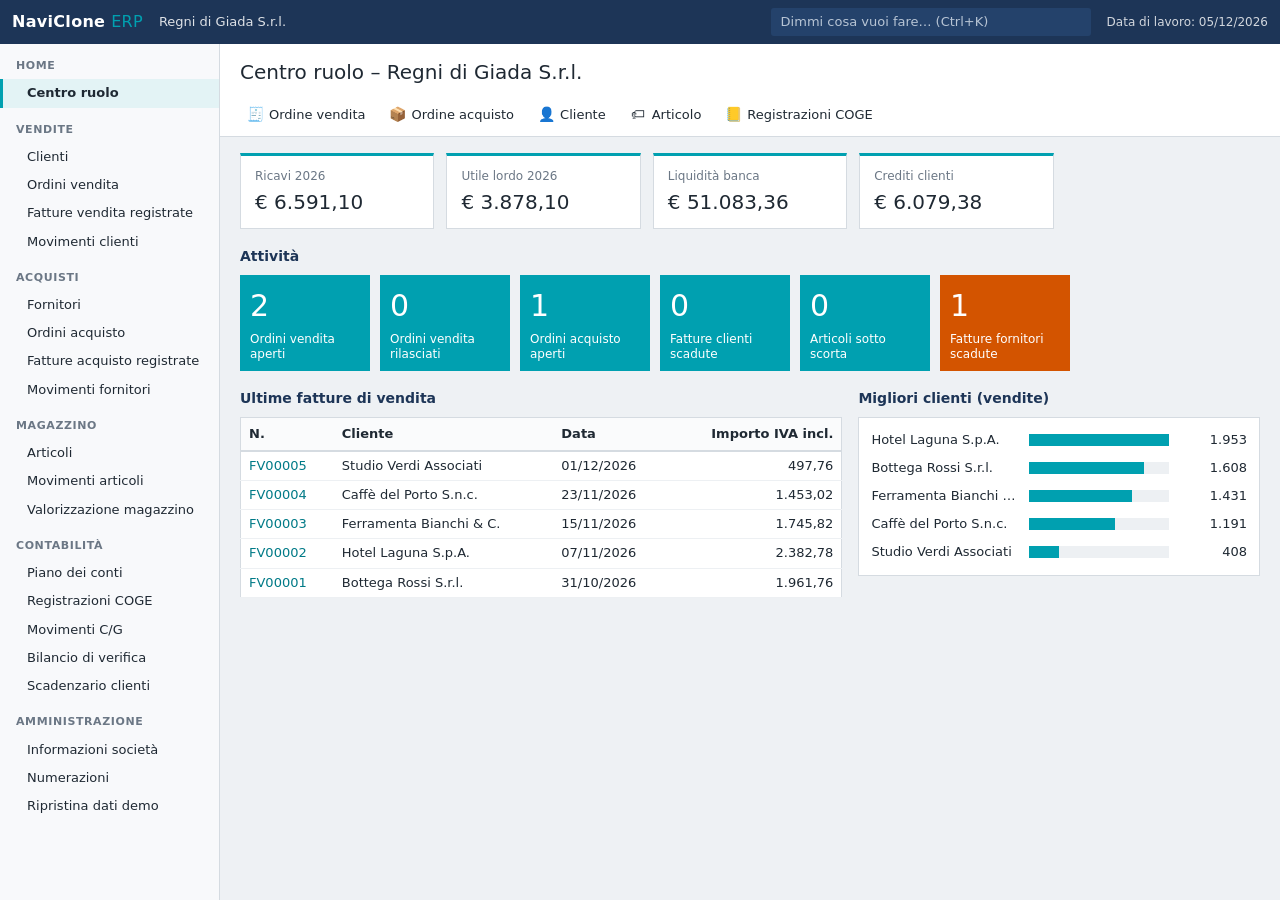
<file: index.html>
<!doctype html>
<html lang="it">
<head>
  <meta charset="utf-8">
  <meta name="viewport" content="width=device-width, initial-scale=1">
  <title>NaviClone ERP</title>
  <link rel="stylesheet" href="css/style.css">
</head>
<body>
  <header class="topbar">
    <button id="navToggle" class="nav-toggle" aria-label="Menu">☰</button>
    <a class="brand" href="#/">NaviClone <span>ERP</span></a>
    <div class="company" id="companyName"></div>
    <div class="tellme">
      <input id="tellme" type="search" placeholder="Dimmi cosa vuoi fare… (Ctrl+K)" autocomplete="off">
      <ul id="tellmeResults" hidden></ul>
    </div>
    <div class="workdate" id="workDate"></div>
  </header>
  <div class="shell">
    <nav id="navpane"></nav>
    <main id="main"></main>
  </div>
  <div id="toast"></div>
  <div id="print"></div>

  <script src="js/db.js"></script>
  <script src="js/tables.js"></script>
  <script src="js/posting.js"></script>
  <script src="js/seed.js"></script>
  <script src="js/app.js"></script>
</body>
</html>
</file>
<file: css/style.css>
:root {
  --bar: #1d3557;
  --bar-2: #24426b;
  --accent: #00a0b0;
  --accent-dk: #007a87;
  --bg: #eef1f4;
  --panel: #ffffff;
  --line: #d5dbe1;
  --text: #1f2933;
  --muted: #6b7785;
  --sel: #d8eef1;
  --warn: #c0392b;
  --font: "Segoe UI", system-ui, -apple-system, Roboto, Arial, sans-serif;
}

* { box-sizing: border-box; }
html, body { margin: 0; height: 100%; }
body { font: 13px/1.4 var(--font); color: var(--text); background: var(--bg); }
a { color: var(--accent-dk); text-decoration: none; }
a:hover { text-decoration: underline; }
button, input, select { font: inherit; color: inherit; }

/* ---------- Barra superiore ---------- */
.topbar {
  height: 44px; display: flex; align-items: center; gap: 16px; padding: 0 12px;
  background: var(--bar); color: #fff; position: sticky; top: 0; z-index: 20;
}
.brand { color: #fff; font-size: 16px; font-weight: 600; letter-spacing: .3px; white-space: nowrap; }
.brand span { color: var(--accent); font-weight: 400; }
.brand:hover { text-decoration: none; }
.company { opacity: .85; white-space: nowrap; overflow: hidden; text-overflow: ellipsis; }
.tellme { margin-left: auto; position: relative; width: 320px; max-width: 40vw; }
.tellme input { width: 100%; padding: 5px 10px; border-radius: 3px; border: 0; background: var(--bar-2); color: #fff; }
.tellme input::placeholder { color: #b7c4d4; }
.tellme input:focus { outline: 2px solid var(--accent); background: #fff; color: var(--text); }
.tellme ul {
  position: absolute; top: 34px; left: 0; right: 0; margin: 0; padding: 4px 0; list-style: none;
  background: #fff; color: var(--text); border: 1px solid var(--line); box-shadow: 0 6px 18px rgba(0,0,0,.18);
}
.tellme li { display: flex; justify-content: space-between; gap: 8px; padding: 6px 12px; cursor: pointer; }
.tellme li small { color: var(--muted); }
.tellme li:hover, .tellme li.hl { background: var(--sel); }
.tellme li.none { color: var(--muted); cursor: default; }
.workdate { font-size: 12px; opacity: .8; white-space: nowrap; }
.nav-toggle { display: none; background: none; border: 0; color: #fff; font-size: 20px; cursor: pointer; }

/* ---------- Layout ---------- */
.shell { display: flex; min-height: calc(100vh - 44px); }
#navpane {
  width: 220px; flex: none; background: #f8f9fb; border-right: 1px solid var(--line); padding: 8px 0;
  position: sticky; top: 44px; height: calc(100vh - 44px); overflow-y: auto;
}
.nav-group { margin-bottom: 8px; }
.nav-caption { padding: 6px 16px; font-size: 11px; font-weight: 700; text-transform: uppercase; letter-spacing: .6px; color: var(--muted); }
#navpane a { display: block; padding: 5px 16px 5px 24px; color: var(--text); border-left: 3px solid transparent; }
#navpane a:hover { background: #e9edf2; text-decoration: none; }
#navpane a.active { border-left-color: var(--accent); background: #e3f3f5; font-weight: 600; }
main { flex: 1; min-width: 0; }

/* ---------- Pagina ---------- */
.page-head { padding: 14px 20px 8px; background: var(--panel); }
.page-head h1 { margin: 0; font-size: 20px; font-weight: 400; }
.crumb { font-size: 12px; color: var(--muted); margin-bottom: 4px; }
.chip { display: inline-block; background: #e3f3f5; color: var(--accent-dk); border-radius: 10px; padding: 1px 8px; margin-right: 4px; font-size: 11px; }
.chip-clear { font-size: 11px; }
.ribbon {
  display: flex; align-items: center; flex-wrap: wrap; gap: 2px; padding: 4px 16px;
  background: var(--panel); border-bottom: 1px solid var(--line); position: sticky; top: 44px; z-index: 10;
}
.rb {
  display: inline-flex; align-items: center; gap: 6px; padding: 6px 10px; background: none; border: 1px solid transparent;
  border-radius: 3px; cursor: pointer; white-space: nowrap;
}
.rb:hover { background: #eef6f7; border-color: #cde6e9; }
.rb .ico { font-size: 14px; width: 16px; text-align: center; }
.rb.primary { color: var(--accent-dk); font-weight: 600; }
.spacer { flex: 1; }
.search { padding: 5px 8px; border: 1px solid var(--line); border-radius: 3px; width: 220px; max-width: 100%; }
.page-body { padding: 16px 20px 40px; }
.hint { color: var(--muted); margin: 0 0 10px; }
.empty { color: var(--muted); text-align: center; padding: 18px !important; }
h2.sect { font-size: 14px; font-weight: 600; margin: 18px 0 8px; color: var(--bar); }

/* ---------- Griglie ---------- */
.grid-wrap { overflow-x: auto; background: var(--panel); border: 1px solid var(--line); }
table.grid { width: 100%; border-collapse: collapse; }
.grid th {
  text-align: left; font-weight: 600; padding: 7px 8px; border-bottom: 2px solid var(--line); background: #fafbfc;
  white-space: nowrap; cursor: pointer; user-select: none; position: sticky; top: 0;
}
.grid td { padding: 5px 8px; border-bottom: 1px solid #edf0f3; white-space: nowrap; }
.grid tbody tr:hover { background: #f4f9fa; }
.grid tr.sel, .grid tr.sel:hover { background: var(--sel); }
.grid tr.heading td { font-weight: 700; background: #f6f7f9; }
.grid tfoot td { font-weight: 700; border-top: 2px solid var(--line); padding: 7px 8px; background: #fafbfc; }
.grid .count { font-weight: 400; color: var(--muted); }
.num { text-align: right !important; font-variant-numeric: tabular-nums; }
.grid.lines td { padding: 2px 4px; }
.grid.lines input, .grid.lines select {
  width: 100%; padding: 4px 6px; border: 1px solid transparent; background: transparent; border-radius: 2px;
}
.grid.lines input:hover, .grid.lines select:hover { border-color: var(--line); }
.grid.lines input:focus, .grid.lines select:focus { border-color: var(--accent); background: #fff; outline: none; }
.grid.lines .ro, .grid.lines .flow { display: block; padding: 4px 6px; }

/* ---------- Schede / FastTab ---------- */
.card-layout { display: flex; gap: 16px; align-items: flex-start; }
.card-main { flex: 1; min-width: 0; }
.fasttab { background: var(--panel); border: 1px solid var(--line); margin-bottom: 12px; }
.fasttab > header {
  padding: 9px 14px; font-weight: 600; font-size: 14px; cursor: pointer; border-bottom: 1px solid var(--line); user-select: none;
}
.fasttab > header::before { content: '▾'; display: inline-block; width: 16px; color: var(--muted); transition: transform .15s; }
.fasttab.collapsed > header::before { transform: rotate(-90deg); }
.fasttab.collapsed > :not(header) { display: none; }
.fields { display: grid; grid-template-columns: repeat(2, minmax(0, 1fr)); gap: 4px 32px; padding: 12px 16px; }
.fld { display: grid; grid-template-columns: 170px minmax(0, 1fr); align-items: center; gap: 8px; min-height: 30px; }
.fld > span:first-child { color: var(--muted); }
.fld input:not([type=checkbox]), .fld select {
  width: 100%; padding: 4px 6px; border: 0; border-bottom: 1px solid var(--line); background: transparent;
}
.fld input:focus, .fld select:focus { outline: none; border-bottom: 2px solid var(--accent); }
.fld.chk input { justify-self: start; width: 16px; height: 16px; }
.fld .ro { padding: 4px 6px; }
.fld .flow, .fld .ro.link { padding: 4px 6px; font-weight: 600; }
.factbox { width: 260px; flex: none; background: var(--panel); border: 1px solid var(--line); padding: 10px 14px; }
.factbox h3 { margin: 0 0 8px; font-size: 13px; color: var(--bar); }
.fb-row { display: flex; justify-content: space-between; gap: 8px; padding: 4px 0; border-bottom: 1px dashed #e6e9ed; }
.fb-row span { color: var(--muted); }
.fb-warn { margin-top: 8px; color: var(--warn); font-weight: 600; }
.sub-ribbon { padding: 6px 10px; display: flex; gap: 6px; }
.sub-ribbon button { background: none; border: 1px solid var(--line); border-radius: 3px; padding: 3px 10px; cursor: pointer; }
.sub-ribbon button:hover { background: #eef6f7; }
.lines-tab .grid-wrap { border: 0; border-top: 1px solid var(--line); }
.totals { display: flex; justify-content: flex-end; flex-wrap: wrap; gap: 24px; padding: 10px 16px; }
.totals div { display: flex; gap: 10px; }
.totals span { color: var(--muted); }
.totals .grand b { font-size: 15px; color: var(--bar); }

/* ---------- Centro ruolo ---------- */
.kpis { display: grid; grid-template-columns: repeat(auto-fill, minmax(180px, 1fr)); gap: 12px; }
.kpi { background: var(--panel); border: 1px solid var(--line); border-top: 3px solid var(--accent); padding: 12px 14px; }
.kpi-l { color: var(--muted); font-size: 12px; }
.kpi-v { font-size: 20px; font-weight: 300; margin-top: 4px; font-variant-numeric: tabular-nums; }
.cues { display: flex; flex-wrap: wrap; gap: 10px; }
.cue {
  width: 130px; height: 96px; background: var(--accent); color: #fff; padding: 10px; display: flex; flex-direction: column;
  justify-content: space-between;
}
.cue:hover { background: var(--accent-dk); text-decoration: none; }
.cue.warn { background: #d35400; }
.cue-n { font-size: 30px; font-weight: 300; }
.cue-l { font-size: 12px; line-height: 1.2; }
.rc-cols { display: grid; grid-template-columns: minmax(0, 3fr) minmax(0, 2fr); gap: 16px; }
.part .grid { background: var(--panel); border: 1px solid var(--line); }
.bars { background: var(--panel); border: 1px solid var(--line); padding: 8px 12px; }
.bar-row { display: grid; grid-template-columns: 150px 1fr 70px; gap: 8px; align-items: center; padding: 5px 0; color: var(--text); }
.bar-row:hover { text-decoration: none; background: #f4f9fa; }
.bar-l { overflow: hidden; text-overflow: ellipsis; white-space: nowrap; }
.bar { height: 12px; background: #edf0f3; }
.bar span { display: block; height: 100%; background: var(--accent); }
.bar-v { text-align: right; font-variant-numeric: tabular-nums; }

/* ---------- Dialoghi e toast ---------- */
.overlay { position: fixed; inset: 0; background: rgba(20, 30, 45, .35); display: flex; align-items: center; justify-content: center; z-index: 100; padding: 16px; }
.dialog { background: #fff; width: 440px; max-width: 100%; box-shadow: 0 12px 40px rgba(0,0,0,.3); }
.dlg-title { background: var(--bar); color: #fff; padding: 8px 14px; font-size: 12px; }
.dlg-body { padding: 18px 18px 8px; }
.dlg-body p { margin: 0 0 10px; white-space: pre-line; }
.dlg-body h3 { margin: 0 0 10px; font-size: 14px; }
.dlg-body input { width: 100%; padding: 6px 8px; border: 1px solid var(--line); }
.dlg-buttons { display: flex; justify-content: flex-end; gap: 8px; padding: 10px 18px 16px; }
.dlg-buttons button { min-width: 80px; padding: 6px 12px; border: 1px solid var(--line); background: #fff; cursor: pointer; }
.dlg-buttons button.primary { background: var(--accent-dk); border-color: var(--accent-dk); color: #fff; }
table.stats { width: 100%; border-collapse: collapse; }
table.stats td { padding: 4px 0; border-bottom: 1px solid #edf0f3; }
#toast {
  position: fixed; bottom: 20px; left: 50%; transform: translateX(-50%) translateY(80px); background: var(--bar); color: #fff;
  padding: 10px 18px; border-radius: 3px; transition: transform .25s; z-index: 120; pointer-events: none;
}
#toast.show { transform: translateX(-50%) translateY(0); }

/* ---------- Stampa ---------- */
#print { display: none; }
.inv { font-size: 12px; color: #000; }
.inv-head { display: flex; justify-content: space-between; margin-bottom: 24px; }
.inv-head h2 { margin: 0 0 4px; }
.inv-to { border: 1px solid #999; padding: 10px 14px; min-width: 240px; }
.inv h1 { font-size: 18px; margin: 0 0 4px; }
.inv table { width: 100%; border-collapse: collapse; margin-top: 14px; }
.inv th, .inv td { padding: 5px 6px; border-bottom: 1px solid #ccc; text-align: left; }
.inv-tot { width: 60% !important; margin-left: auto; }
.inv-tot .grand td { font-weight: 700; font-size: 14px; border-top: 2px solid #000; }
.inv-foot { margin-top: 30px; color: #444; }

@media print {
  .topbar, #navpane, .ribbon, #toast, .sub-ribbon { display: none !important; }
  body { background: #fff; }
  .shell { display: block; }
  .grid th { position: static; }
  body.printing > :not(#print) { display: none !important; }
  body.printing #print { display: block; }
}

/* ---------- Mobile ---------- */
@media (max-width: 860px) {
  .nav-toggle { display: block; }
  .company, .workdate { display: none; }
  .tellme { max-width: none; flex: 1; width: auto; }
  #navpane { position: fixed; left: 0; top: 44px; z-index: 30; transform: translateX(-100%); transition: transform .2s; box-shadow: 4px 0 16px rgba(0,0,0,.15); }
  body.nav-open #navpane { transform: none; }
  .page-head, .page-body { padding-left: 16px; padding-right: 16px; }
  .ribbon { padding: 4px 8px; }
  .search { width: 100%; }
  .fields { grid-template-columns: 1fr; }
  .fld { grid-template-columns: 130px minmax(0, 1fr); }
  .card-layout { flex-direction: column; }
  .factbox { width: 100%; }
  .rc-cols { grid-template-columns: 1fr; }
}
</file>
